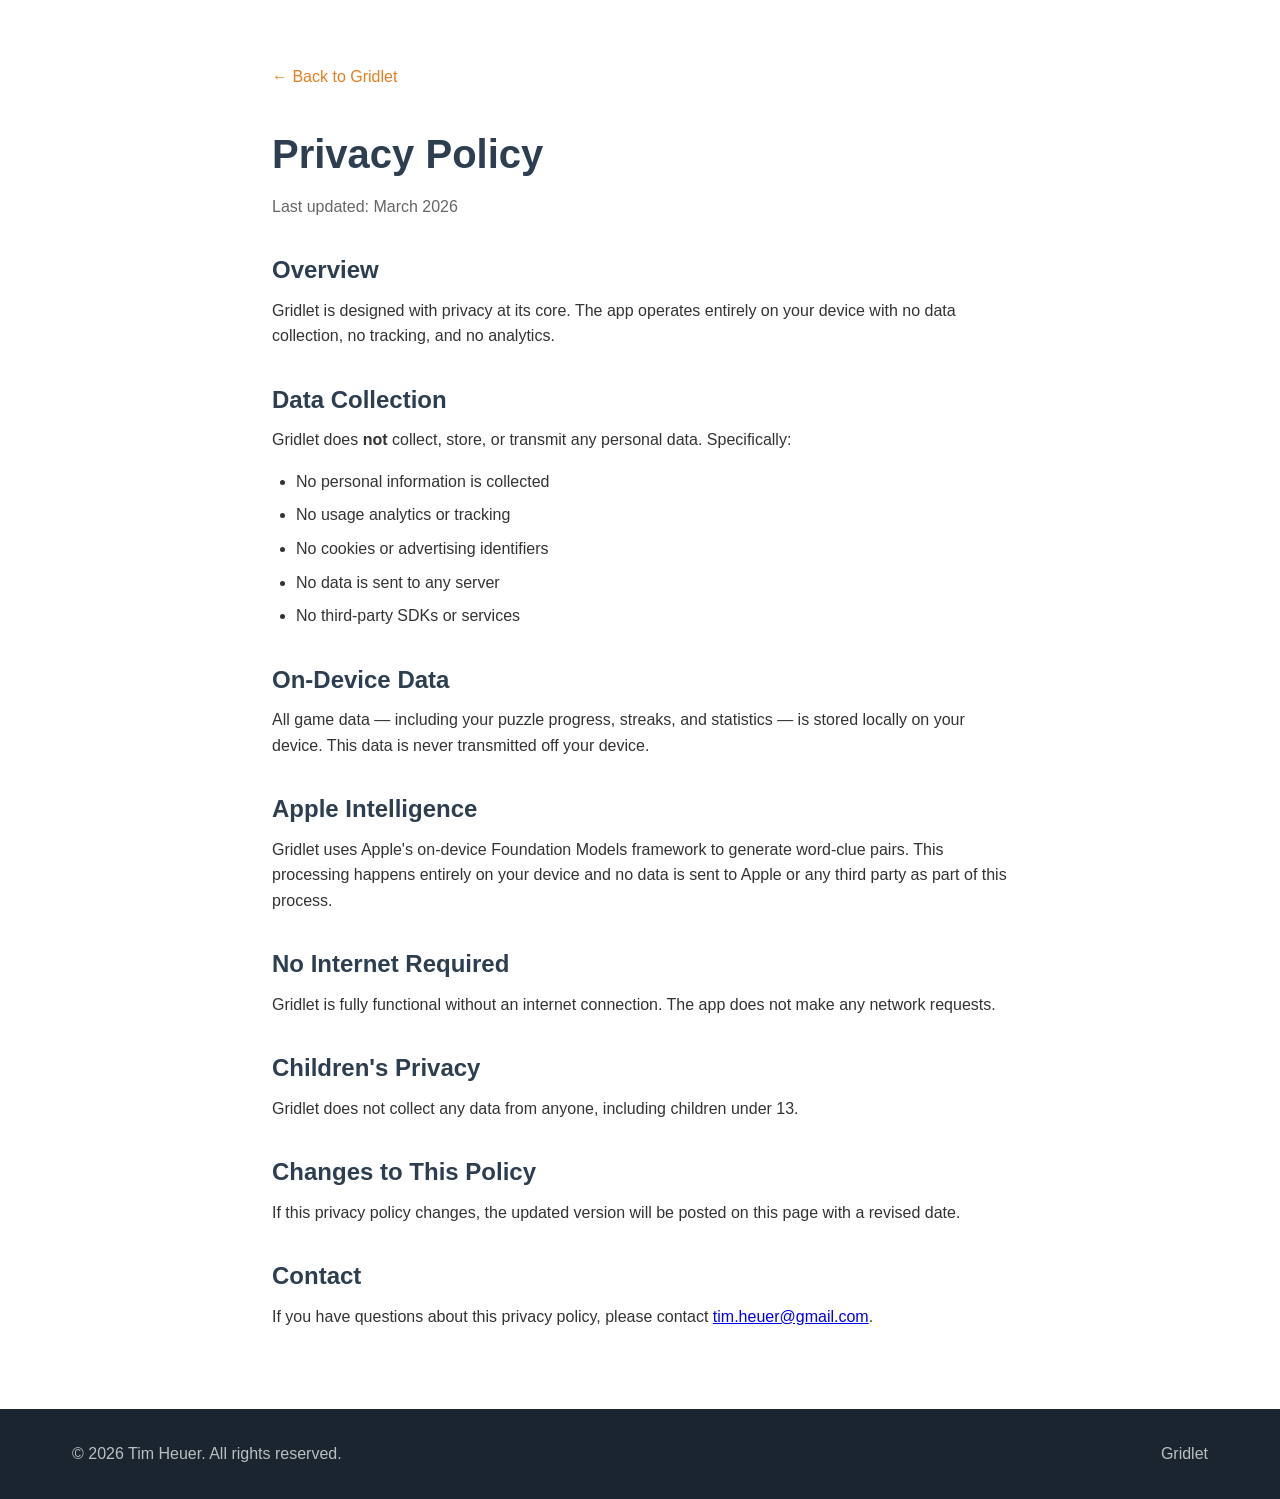
<file: docs/privacy/index.html>
<!DOCTYPE html>
<html lang="en">

<head>
    <meta charset="UTF-8">
    <meta name="viewport" content="width=device-width, initial-scale=1.0">
    <title>Privacy Policy — Gridlet</title>
    <link rel="stylesheet" href="../css/style.css">
    <link rel="apple-touch-icon" href="../icon.png">
    <link rel="icon" type="image/png" href="../icon.png">
    <style>
        .privacy-content {
            max-width: 800px;
            margin: 0 auto;
            padding: 4rem 2rem;
        }

        .privacy-content h1 {
            font-size: 2.5rem;
            margin-bottom: 0.5rem;
            color: var(--color-primary);
        }

        .privacy-content .updated {
            color: var(--color-text-light);
            margin-bottom: 2rem;
        }

        .privacy-content h2 {
            font-size: 1.5rem;
            margin-top: 2rem;
            margin-bottom: 0.5rem;
            color: var(--color-primary);
            text-align: left;
        }

        .privacy-content p {
            margin-bottom: 1rem;
            color: var(--color-text);
        }

        .privacy-content ul {
            margin-bottom: 1rem;
            padding-left: 1.5rem;
        }

        .privacy-content li {
            margin-bottom: 0.5rem;
            color: var(--color-text);
        }

        .back-link {
            display: inline-block;
            margin-bottom: 2rem;
            color: var(--color-accent);
            text-decoration: none;
            font-weight: 500;
        }

        .back-link:hover {
            text-decoration: underline;
        }
    </style>
</head>

<body>
    <div class="privacy-content">
        <a href="../" class="back-link">← Back to Gridlet</a>
        <h1>Privacy Policy</h1>
        <p class="updated">Last updated: March 2026</p>

        <h2>Overview</h2>
        <p>Gridlet is designed with privacy at its core. The app operates entirely on your device with no data
            collection, no tracking, and no analytics.</p>

        <h2>Data Collection</h2>
        <p>Gridlet does <strong>not</strong> collect, store, or transmit any personal data. Specifically:</p>
        <ul>
            <li>No personal information is collected</li>
            <li>No usage analytics or tracking</li>
            <li>No cookies or advertising identifiers</li>
            <li>No data is sent to any server</li>
            <li>No third-party SDKs or services</li>
        </ul>

        <h2>On-Device Data</h2>
        <p>All game data — including your puzzle progress, streaks, and statistics — is stored locally on your device.
            This data is never transmitted off your device.</p>

        <h2>Apple Intelligence</h2>
        <p>Gridlet uses Apple's on-device Foundation Models framework to generate word-clue pairs. This processing
            happens entirely on your device and no data is sent to Apple or any third party as part of this process.</p>

        <h2>No Internet Required</h2>
        <p>Gridlet is fully functional without an internet connection. The app does not make any network requests.</p>

        <h2>Children's Privacy</h2>
        <p>Gridlet does not collect any data from anyone, including children under 13.</p>

        <h2>Changes to This Policy</h2>
        <p>If this privacy policy changes, the updated version will be posted on this page with a revised date.</p>

        <h2>Contact</h2>
        <p>If you have questions about this privacy policy, please contact
            <a href="mailto:tim.heuer@gmail.com">tim.heuer@gmail.com</a>.
        </p>
    </div>

    <footer>
        <div class="container">
            <p>&copy; 2026 Tim Heuer. All rights reserved.</p>
            <nav>
                <a href="../">Gridlet</a>
            </nav>
        </div>
    </footer>
</body>

</html>
</file>
<file: docs/css/style.css>
:root {
    --color-primary: #2c3e50;
    --color-secondary: #1a252f;
    --color-accent: #e67e22;
    --color-highlight: #f39c12;
    --color-text: #333;
    --color-text-light: #666;
    --color-bg: #fff;
    --color-bg-alt: #f8f9fa;
    --color-border: #e0e0e0;
    --font-family: -apple-system, BlinkMacSystemFont, 'Segoe UI', Roboto, Oxygen, Ubuntu, sans-serif;
    --max-width: 1200px;
    --spacing-xs: 0.5rem;
    --spacing-sm: 1rem;
    --spacing-md: 2rem;
    --spacing-lg: 4rem;
    --spacing-xl: 6rem;
    --border-radius: 12px;
}

* {
    margin: 0;
    padding: 0;
    box-sizing: border-box;
}

html {
    scroll-behavior: smooth;
}

body {
    font-family: var(--font-family);
    color: var(--color-text);
    line-height: 1.6;
    background: var(--color-bg);
}

.container {
    max-width: var(--max-width);
    margin: 0 auto;
    padding: 0 var(--spacing-md);
}

/* Hero Section */
.hero {
    background: linear-gradient(135deg, var(--color-primary) 0%, var(--color-secondary) 50%, #34495e 100%);
    color: #fff;
    padding: var(--spacing-xl) 0;
    min-height: 80vh;
    display: flex;
    align-items: center;
}

.hero-content {
    display: grid;
    grid-template-columns: 1fr 1fr;
    gap: var(--spacing-lg);
    align-items: center;
}

.app-info {
    display: flex;
    flex-direction: column;
    gap: var(--spacing-md);
}

.app-icon {
    width: 120px;
    height: 120px;
    border-radius: 24px;
    box-shadow: 0 10px 40px rgba(0, 0, 0, 0.3);
}

.hero h1 {
    font-size: 4rem;
    font-weight: 700;
    letter-spacing: -0.02em;
}

.tagline {
    font-size: 1.25rem;
    opacity: 0.9;
    max-width: 500px;
    line-height: 1.7;
}

.app-store-badge img {
    height: 54px;
    transition: transform 0.2s ease;
}

.app-store-badge:hover img {
    transform: scale(1.05);
}

/* iPhone Mockup */
.phone-mockup {
    display: flex;
    justify-content: center;
}

.phone-frame {
    position: relative;
    width: 280px;
    height: 570px;
    background: #1a1a1a;
    border-radius: 44px;
    padding: 12px;
    box-shadow:
        0 50px 100px rgba(0, 0, 0, 0.4),
        inset 0 0 0 2px #333,
        inset 0 0 0 4px #1a1a1a;
}

.phone-frame::before {
    content: '';
    position: absolute;
    top: 12px;
    left: 50%;
    transform: translateX(-50%);
    width: 100px;
    height: 28px;
    background: #1a1a1a;
    border-radius: 20px;
    z-index: 10;
}

.phone-frame::after {
    content: '';
    position: absolute;
    bottom: 16px;
    left: 50%;
    transform: translateX(-50%);
    width: 120px;
    height: 5px;
    background: #333;
    border-radius: 3px;
}

.screenshot {
    width: 100%;
    height: 100%;
    object-fit: cover;
    border-radius: 32px;
    background: var(--color-secondary);
}

/* Features Section */
.features {
    padding: var(--spacing-xl) 0;
    background: var(--color-bg);
}

.features h2,
.how-it-works h2,
.cta h2 {
    text-align: center;
    font-size: 2.5rem;
    margin-bottom: var(--spacing-lg);
    color: var(--color-primary);
}

.features-grid {
    display: grid;
    grid-template-columns: repeat(3, 1fr);
    gap: var(--spacing-md);
}

.feature-card {
    background: var(--color-bg-alt);
    padding: var(--spacing-md);
    border-radius: var(--border-radius);
    border: 1px solid var(--color-border);
    transition: transform 0.2s ease, box-shadow 0.2s ease;
}

.feature-card:hover {
    transform: translateY(-4px);
    box-shadow: 0 12px 24px rgba(0, 0, 0, 0.08);
}

.feature-icon {
    font-size: 2.5rem;
    margin-bottom: var(--spacing-sm);
}

.feature-card h3 {
    font-size: 1.25rem;
    margin-bottom: var(--spacing-xs);
    color: var(--color-primary);
}

.feature-card p {
    color: var(--color-text-light);
    font-size: 0.95rem;
}

/* How It Works Section */
.how-it-works {
    padding: var(--spacing-xl) 0;
    background: var(--color-bg-alt);
}

.section-intro {
    text-align: center;
    color: var(--color-text-light);
    margin-top: calc(-1 * var(--spacing-md));
    margin-bottom: var(--spacing-lg);
    font-size: 1.1rem;
}

.steps-grid {
    display: grid;
    grid-template-columns: repeat(3, 1fr);
    gap: var(--spacing-md);
    margin-bottom: var(--spacing-md);
}

.step-card {
    background: var(--color-bg);
    padding: var(--spacing-md);
    border-radius: var(--border-radius);
    border: 1px solid var(--color-border);
    box-shadow: 0 2px 8px rgba(0, 0, 0, 0.04);
    text-align: center;
}

.step-number {
    display: inline-flex;
    align-items: center;
    justify-content: center;
    width: 48px;
    height: 48px;
    background: var(--color-accent);
    color: #fff;
    font-size: 1.5rem;
    font-weight: 700;
    border-radius: 50%;
    margin-bottom: var(--spacing-sm);
}

.step-card h3 {
    font-size: 1.25rem;
    margin-bottom: var(--spacing-xs);
    color: var(--color-primary);
}

.step-card p {
    color: var(--color-text-light);
    font-size: 0.95rem;
}

/* CTA Section */
.cta {
    padding: var(--spacing-xl) 0;
    background: linear-gradient(135deg, var(--color-primary) 0%, #34495e 100%);
    color: #fff;
    text-align: center;
}

.cta h2 {
    color: #fff;
    margin-bottom: var(--spacing-sm);
}

.cta p {
    opacity: 0.9;
    margin-bottom: var(--spacing-md);
    font-size: 1.1rem;
}

.cta-badges {
    display: flex;
    justify-content: center;
    align-items: center;
    gap: var(--spacing-sm);
    flex-wrap: wrap;
}

.cta-badges .app-store-badge img {
    width: 162px;
    height: 54px;
    object-fit: contain;
}

/* Footer */
footer {
    padding: var(--spacing-md) 0;
    background: var(--color-secondary);
    color: rgba(255, 255, 255, 0.7);
}

footer .container {
    display: flex;
    justify-content: space-between;
    align-items: center;
}

footer nav a {
    color: rgba(255, 255, 255, 0.7);
    text-decoration: none;
    transition: color 0.2s ease;
}

footer nav a:hover {
    color: #fff;
}

/* Responsive */
@media (max-width: 1024px) {

    .features-grid,
    .steps-grid {
        grid-template-columns: repeat(2, 1fr);
    }
}

@media (max-width: 768px) {
    .hero {
        padding: var(--spacing-lg) 0;
        min-height: auto;
    }

    .hero-content {
        grid-template-columns: 1fr;
        text-align: center;
    }

    .app-info {
        align-items: center;
    }

    .hero h1 {
        font-size: 3rem;
    }

    .tagline {
        max-width: 100%;
    }

    .phone-mockup {
        order: -1;
    }

    .phone-frame {
        width: 220px;
        height: 450px;
        border-radius: 36px;
        padding: 10px;
    }

    .phone-frame::before {
        top: 10px;
        width: 80px;
        height: 22px;
    }

    .phone-frame::after {
        bottom: 12px;
        width: 100px;
        height: 4px;
    }

    .screenshot {
        border-radius: 26px;
    }

    .features-grid,
    .steps-grid {
        grid-template-columns: 1fr;
    }

    .features h2,
    .how-it-works h2,
    .cta h2 {
        font-size: 2rem;
    }

    footer .container {
        flex-direction: column;
        gap: var(--spacing-sm);
        text-align: center;
    }
}
</file>
